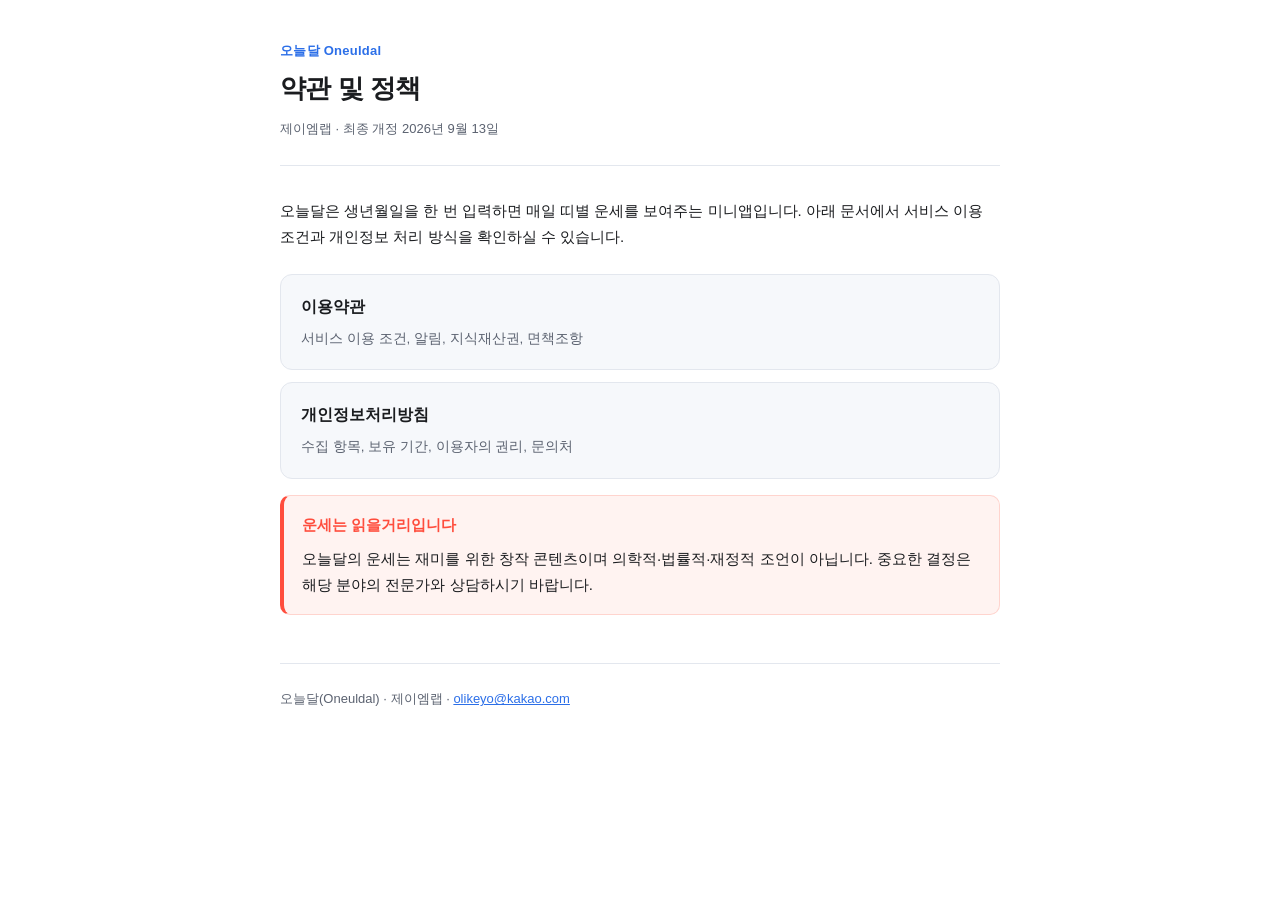
<file: index.html>
<!doctype html>
<html lang="ko">
<head>
<meta charset="utf-8">
<meta name="viewport" content="width=device-width, initial-scale=1">
<title>오늘달 약관 및 정책</title>
<meta name="description" content="오늘달(Oneuldal) 미니앱의 이용약관과 개인정보처리방침입니다.">
<link rel="stylesheet" href="./style.css">
<style>
  .doc-list { list-style: none; padding: 0; margin: 24px 0 0; }
  .doc-list li { margin-bottom: 12px; }
  .doc-list a {
    display: block;
    border: 1px solid var(--line);
    background: var(--surface);
    border-radius: 12px;
    padding: 18px 20px;
    text-decoration: none;
    color: var(--text);
  }
  .doc-list .t { font-weight: 700; font-size: 16px; display: block; margin-bottom: 4px; }
  .doc-list .d { font-size: 13.5px; color: var(--muted); }
</style>
</head>
<body>
<main>

<header>
  <p class="eyebrow">오늘달 Oneuldal</p>
  <h1>약관 및 정책</h1>
  <p class="meta"><span>제이엠랩</span><span>최종 개정 2026년 9월 13일</span></p>
</header>

<p>
  오늘달은 생년월일을 한 번 입력하면 매일 띠별 운세를 보여주는 미니앱입니다.
  아래 문서에서 서비스 이용 조건과 개인정보 처리 방식을 확인하실 수 있습니다.
</p>

<ul class="doc-list">
  <li>
    <a href="./terms.html">
      <span class="t">이용약관</span>
      <span class="d">서비스 이용 조건, 알림, 지식재산권, 면책조항</span>
    </a>
  </li>
  <li>
    <a href="./privacy.html">
      <span class="t">개인정보처리방침</span>
      <span class="d">수집 항목, 보유 기간, 이용자의 권리, 문의처</span>
    </a>
  </li>
</ul>

<div class="notice">
  <p class="notice-title">운세는 읽을거리입니다</p>
  <p>
    오늘달의 운세는 재미를 위한 창작 콘텐츠이며 의학적&middot;법률적&middot;재정적 조언이 아닙니다.
    중요한 결정은 해당 분야의 전문가와 상담하시기 바랍니다.
  </p>
</div>

<footer>
  <p>오늘달(Oneuldal) · 제이엠랩 · <a href="mailto:olikeyo@kakao.com">olikeyo@kakao.com</a></p>
</footer>

</main>
</body>
</html>
</file>
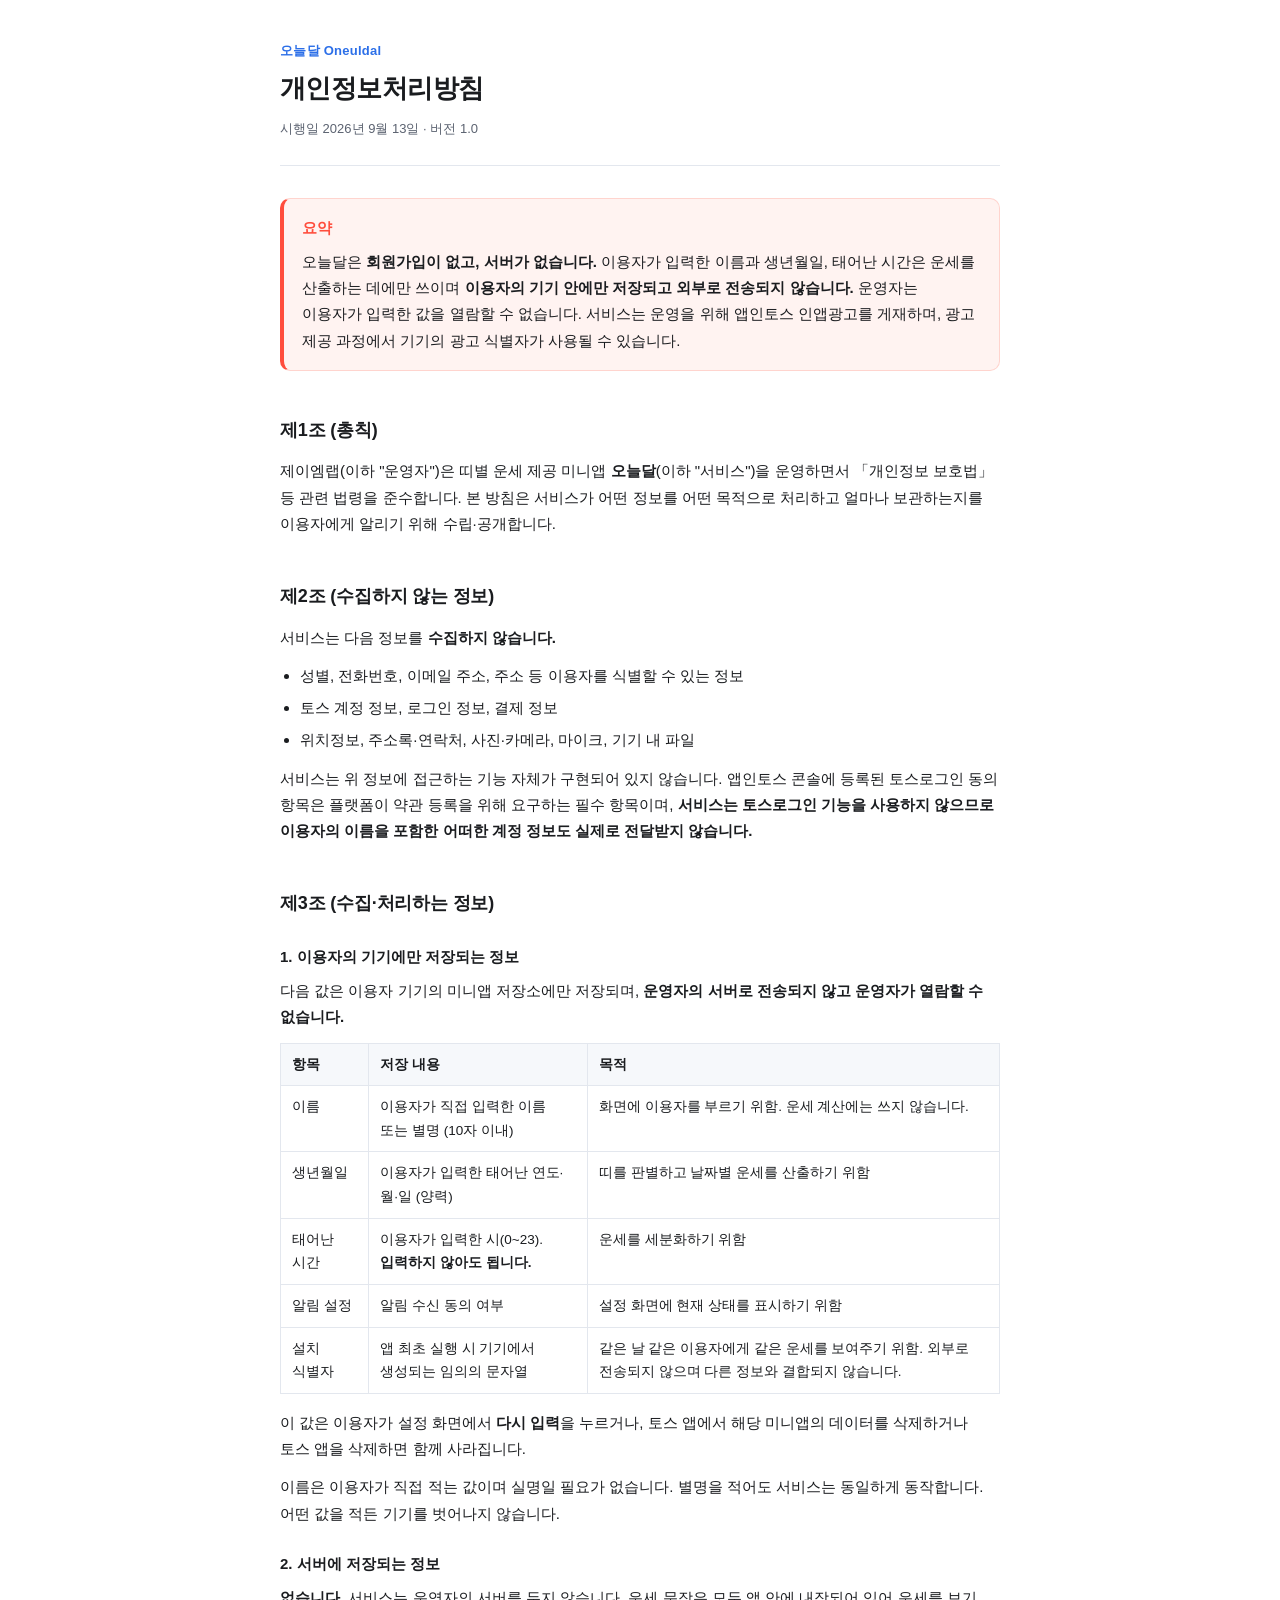
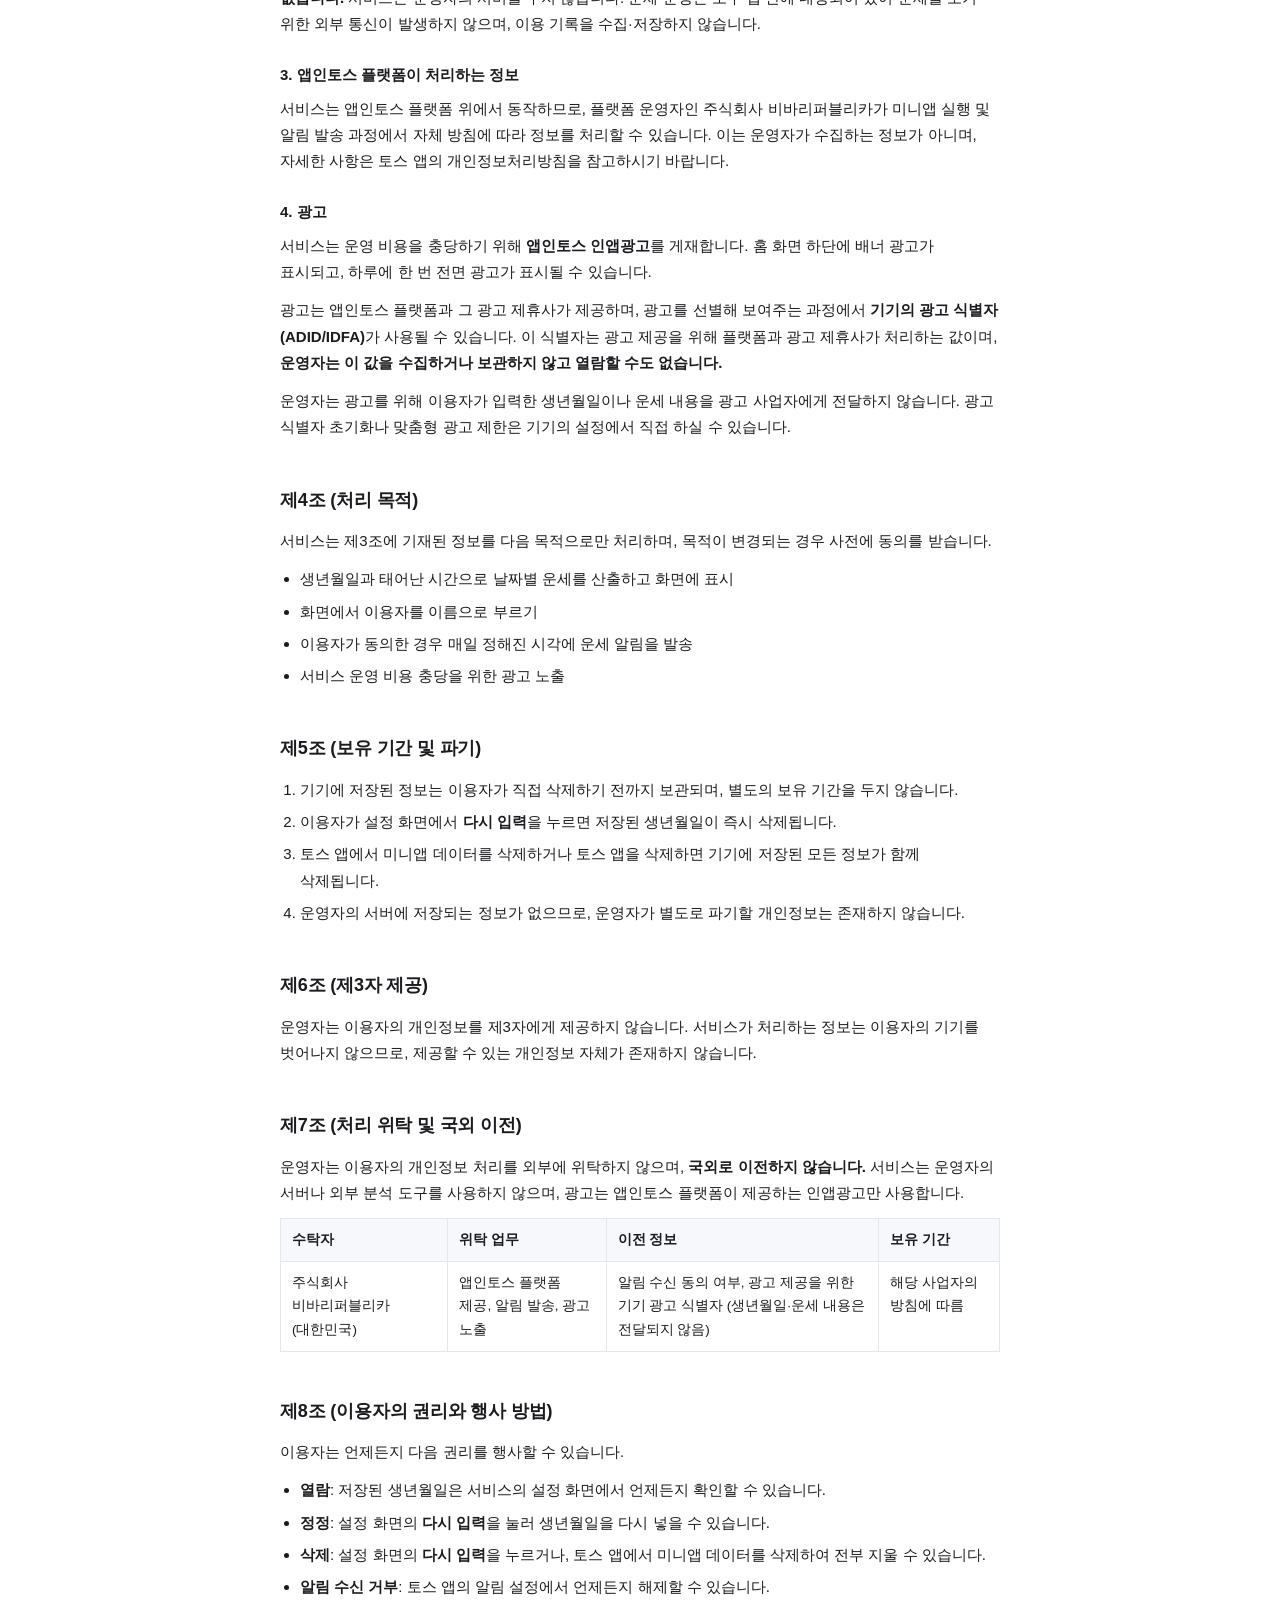
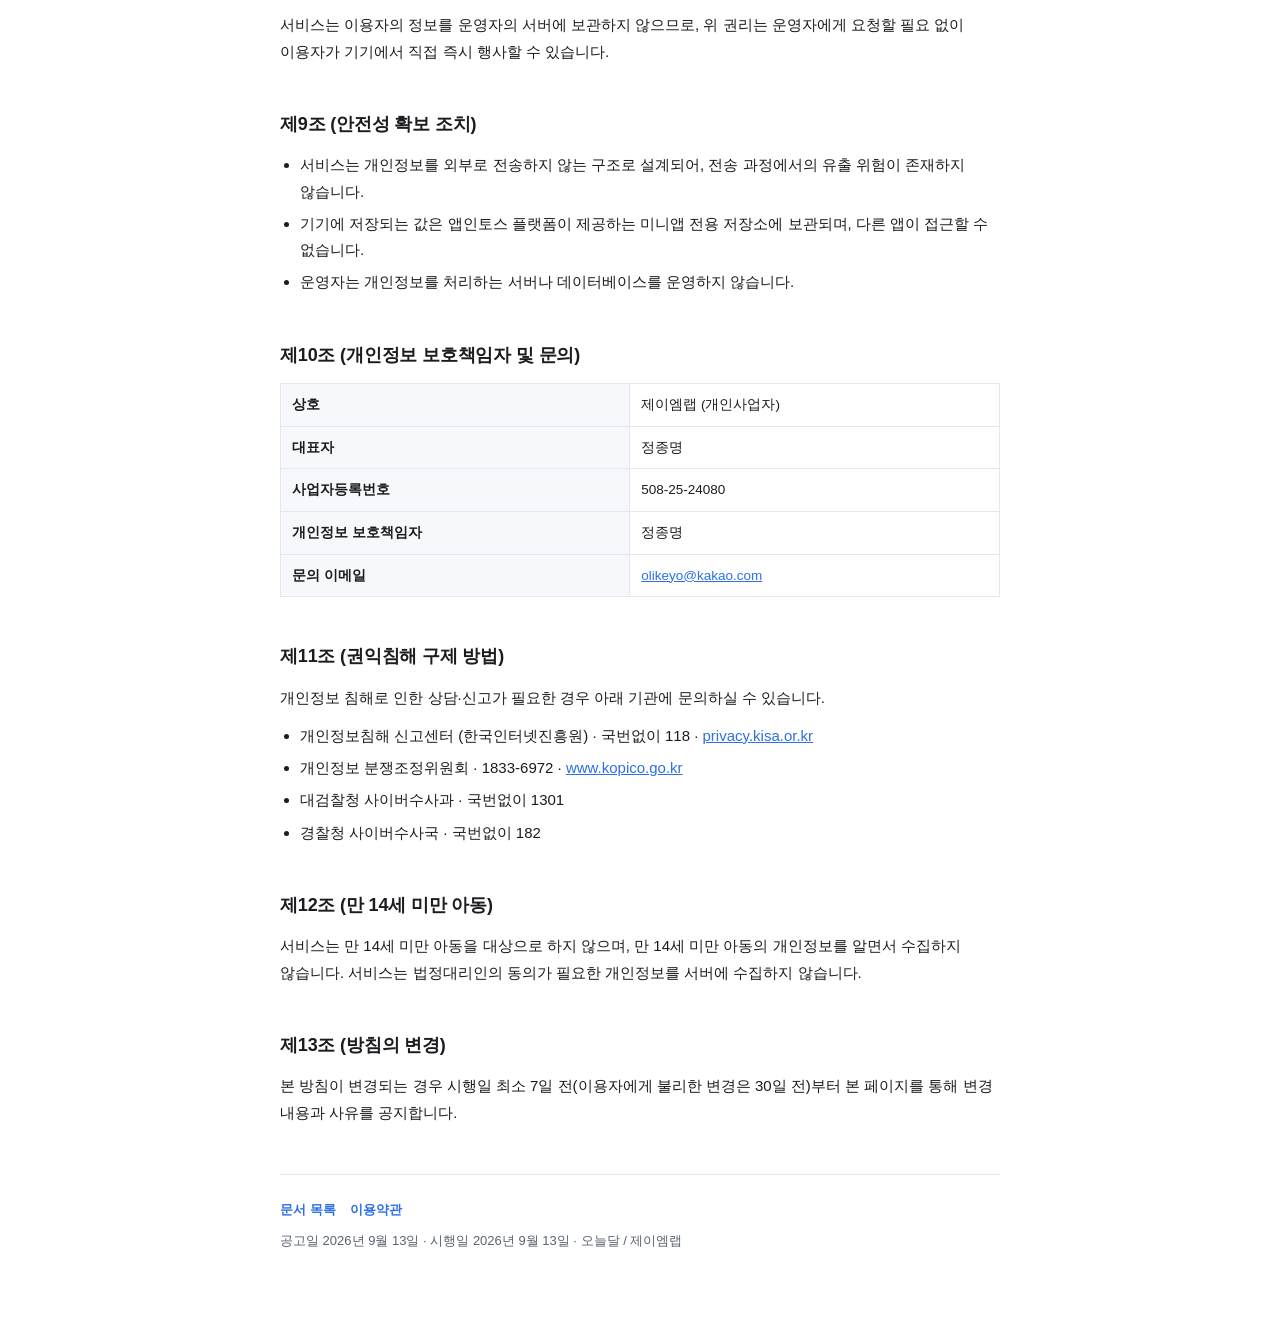
<file: privacy.html>
<!doctype html>
<html lang="ko">
<head>
<meta charset="utf-8">
<meta name="viewport" content="width=device-width, initial-scale=1">
<meta name="robots" content="index, follow">
<title>개인정보처리방침 · 오늘달</title>
<meta name="description" content="오늘달(Oneuldal) 미니앱의 개인정보처리방침입니다.">
<link rel="stylesheet" href="./style.css">
</head>
<body>
<main>

<header>
  <p class="eyebrow">오늘달 Oneuldal</p>
  <h1>개인정보처리방침</h1>
  <p class="meta"><span>시행일 2026년 9월 13일</span><span>버전 1.0</span></p>
</header>

<div class="notice">
  <p class="notice-title">요약</p>
  <p>
    오늘달은 <strong>회원가입이 없고, 서버가 없습니다.</strong> 이용자가 입력한 이름과
    생년월일, 태어난 시간은 운세를 산출하는 데에만 쓰이며
    <strong>이용자의 기기 안에만 저장되고 외부로 전송되지 않습니다.</strong>
    운영자는 이용자가 입력한 값을 열람할 수 없습니다.
    서비스는 운영을 위해 앱인토스 인앱광고를 게재하며, 광고 제공 과정에서
    기기의 광고 식별자가 사용될 수 있습니다.
  </p>
</div>

<h2>제1조 (총칙)</h2>
<p>
  제이엠랩(이하 "운영자")은 띠별 운세 제공 미니앱 <strong>오늘달</strong>(이하 "서비스")을
  운영하면서 「개인정보 보호법」 등 관련 법령을 준수합니다. 본 방침은 서비스가 어떤 정보를 어떤 목적으로
  처리하고 얼마나 보관하는지를 이용자에게 알리기 위해 수립·공개합니다.
</p>

<h2>제2조 (수집하지 않는 정보)</h2>
<p>서비스는 다음 정보를 <strong>수집하지 않습니다.</strong></p>
<ul>
  <li>성별, 전화번호, 이메일 주소, 주소 등 이용자를 식별할 수 있는 정보</li>
  <li>토스 계정 정보, 로그인 정보, 결제 정보</li>
  <li>위치정보, 주소록·연락처, 사진·카메라, 마이크, 기기 내 파일</li>
</ul>
<p>
  서비스는 위 정보에 접근하는 기능 자체가 구현되어 있지 않습니다.
  앱인토스 콘솔에 등록된 토스로그인 동의 항목은 플랫폼이 약관 등록을 위해 요구하는 필수 항목이며,
  <strong>서비스는 토스로그인 기능을 사용하지 않으므로 이용자의 이름을 포함한 어떠한 계정 정보도
  실제로 전달받지 않습니다.</strong>
</p>

<h2>제3조 (수집·처리하는 정보)</h2>

<h3>1. 이용자의 기기에만 저장되는 정보</h3>
<p>
  다음 값은 이용자 기기의 미니앱 저장소에만 저장되며,
  <strong>운영자의 서버로 전송되지 않고 운영자가 열람할 수 없습니다.</strong>
</p>
<div class="table-wrap">
<table>
  <thead>
    <tr><th>항목</th><th>저장 내용</th><th>목적</th></tr>
  </thead>
  <tbody>
    <tr>
      <td>이름</td>
      <td>이용자가 직접 입력한 이름 또는 별명 (10자 이내)</td>
      <td>화면에 이용자를 부르기 위함. 운세 계산에는 쓰지 않습니다.</td>
    </tr>
    <tr>
      <td>생년월일</td>
      <td>이용자가 입력한 태어난 연도·월·일 (양력)</td>
      <td>띠를 판별하고 날짜별 운세를 산출하기 위함</td>
    </tr>
    <tr>
      <td>태어난 시간</td>
      <td>이용자가 입력한 시(0~23). <strong>입력하지 않아도 됩니다.</strong></td>
      <td>운세를 세분화하기 위함</td>
    </tr>
    <tr>
      <td>알림 설정</td>
      <td>알림 수신 동의 여부</td>
      <td>설정 화면에 현재 상태를 표시하기 위함</td>
    </tr>
    <tr>
      <td>설치 식별자</td>
      <td>앱 최초 실행 시 기기에서 생성되는 임의의 문자열</td>
      <td>같은 날 같은 이용자에게 같은 운세를 보여주기 위함. 외부로 전송되지 않으며 다른 정보와 결합되지 않습니다.</td>
    </tr>
  </tbody>
</table>
</div>
<p>
  이 값은 이용자가 설정 화면에서 <strong>다시 입력</strong>을 누르거나, 토스 앱에서 해당 미니앱의
  데이터를 삭제하거나 토스 앱을 삭제하면 함께 사라집니다.
</p>
<div class="note">
  이름은 이용자가 직접 적는 값이며 실명일 필요가 없습니다. 별명을 적어도 서비스는 동일하게
  동작합니다. 어떤 값을 적든 기기를 벗어나지 않습니다.
</div>

<h3>2. 서버에 저장되는 정보</h3>
<p>
  <strong>없습니다.</strong> 서비스는 운영자의 서버를 두지 않습니다. 운세 문장은 모두 앱 안에
  내장되어 있어 운세를 보기 위한 외부 통신이 발생하지 않으며, 이용 기록을 수집·저장하지 않습니다.
</p>

<h3>3. 앱인토스 플랫폼이 처리하는 정보</h3>
<p>
  서비스는 앱인토스 플랫폼 위에서 동작하므로, 플랫폼 운영자인 주식회사 비바리퍼블리카가
  미니앱 실행 및 알림 발송 과정에서 자체 방침에 따라 정보를 처리할 수 있습니다. 이는 운영자가
  수집하는 정보가 아니며, 자세한 사항은 토스 앱의 개인정보처리방침을 참고하시기 바랍니다.
</p>

<h3>4. 광고</h3>
<p>
  서비스는 운영 비용을 충당하기 위해 <strong>앱인토스 인앱광고</strong>를 게재합니다.
  홈 화면 하단에 배너 광고가 표시되고, 하루에 한 번 전면 광고가 표시될 수 있습니다.
</p>
<p>
  광고는 앱인토스 플랫폼과 그 광고 제휴사가 제공하며, 광고를 선별해 보여주는 과정에서
  <strong>기기의 광고 식별자(ADID/IDFA)</strong>가 사용될 수 있습니다. 이 식별자는 광고
  제공을 위해 플랫폼과 광고 제휴사가 처리하는 값이며, <strong>운영자는 이 값을 수집하거나
  보관하지 않고 열람할 수도 없습니다.</strong>
</p>
<p>
  운영자는 광고를 위해 이용자가 입력한 생년월일이나 운세 내용을 광고 사업자에게
  전달하지 않습니다. 광고 식별자 초기화나 맞춤형 광고 제한은 기기의 설정에서
  직접 하실 수 있습니다.
</p>

<h2>제4조 (처리 목적)</h2>
<p>서비스는 제3조에 기재된 정보를 다음 목적으로만 처리하며, 목적이 변경되는 경우 사전에 동의를 받습니다.</p>
<ul>
  <li>생년월일과 태어난 시간으로 날짜별 운세를 산출하고 화면에 표시</li>
  <li>화면에서 이용자를 이름으로 부르기</li>
  <li>이용자가 동의한 경우 매일 정해진 시각에 운세 알림을 발송</li>
  <li>서비스 운영 비용 충당을 위한 광고 노출</li>
</ul>

<h2>제5조 (보유 기간 및 파기)</h2>
<ol>
  <li>기기에 저장된 정보는 이용자가 직접 삭제하기 전까지 보관되며, 별도의 보유 기간을 두지 않습니다.</li>
  <li>이용자가 설정 화면에서 <strong>다시 입력</strong>을 누르면 저장된 생년월일이 즉시 삭제됩니다.</li>
  <li>토스 앱에서 미니앱 데이터를 삭제하거나 토스 앱을 삭제하면 기기에 저장된 모든 정보가 함께 삭제됩니다.</li>
  <li>운영자의 서버에 저장되는 정보가 없으므로, 운영자가 별도로 파기할 개인정보는 존재하지 않습니다.</li>
</ol>

<h2>제6조 (제3자 제공)</h2>
<p>
  운영자는 이용자의 개인정보를 제3자에게 제공하지 않습니다. 서비스가 처리하는 정보는 이용자의
  기기를 벗어나지 않으므로, 제공할 수 있는 개인정보 자체가 존재하지 않습니다.
</p>

<h2>제7조 (처리 위탁 및 국외 이전)</h2>
<p>
  운영자는 이용자의 개인정보 처리를 외부에 위탁하지 않으며, <strong>국외로 이전하지 않습니다.</strong>
  서비스는 운영자의 서버나 외부 분석 도구를 사용하지 않으며, 광고는 앱인토스 플랫폼이
  제공하는 인앱광고만 사용합니다.
</p>
<div class="table-wrap">
<table>
  <thead>
    <tr><th>수탁자</th><th>위탁 업무</th><th>이전 정보</th><th>보유 기간</th></tr>
  </thead>
  <tbody>
    <tr>
      <td>주식회사 비바리퍼블리카 (대한민국)</td>
      <td>앱인토스 플랫폼 제공, 알림 발송, 광고 노출</td>
      <td>알림 수신 동의 여부, 광고 제공을 위한 기기 광고 식별자 (생년월일·운세 내용은 전달되지 않음)</td>
      <td>해당 사업자의 방침에 따름</td>
    </tr>
  </tbody>
</table>
</div>

<h2>제8조 (이용자의 권리와 행사 방법)</h2>
<p>이용자는 언제든지 다음 권리를 행사할 수 있습니다.</p>
<ul>
  <li><strong>열람</strong>: 저장된 생년월일은 서비스의 설정 화면에서 언제든지 확인할 수 있습니다.</li>
  <li><strong>정정</strong>: 설정 화면의 <strong>다시 입력</strong>을 눌러 생년월일을 다시 넣을 수 있습니다.</li>
  <li><strong>삭제</strong>: 설정 화면의 <strong>다시 입력</strong>을 누르거나, 토스 앱에서 미니앱 데이터를 삭제하여 전부 지울 수 있습니다.</li>
  <li><strong>알림 수신 거부</strong>: 토스 앱의 알림 설정에서 언제든지 해제할 수 있습니다.</li>
</ul>
<p>
  서비스는 이용자의 정보를 운영자의 서버에 보관하지 않으므로, 위 권리는 운영자에게 요청할 필요 없이
  이용자가 기기에서 직접 즉시 행사할 수 있습니다.
</p>

<h2>제9조 (안전성 확보 조치)</h2>
<ul>
  <li>서비스는 개인정보를 외부로 전송하지 않는 구조로 설계되어, 전송 과정에서의 유출 위험이 존재하지 않습니다.</li>
  <li>기기에 저장되는 값은 앱인토스 플랫폼이 제공하는 미니앱 전용 저장소에 보관되며, 다른 앱이 접근할 수 없습니다.</li>
  <li>운영자는 개인정보를 처리하는 서버나 데이터베이스를 운영하지 않습니다.</li>
</ul>

<h2>제10조 (개인정보 보호책임자 및 문의)</h2>
<div class="table-wrap">
<table>
  <tbody>
    <tr><th>상호</th><td>제이엠랩 (개인사업자)</td></tr>
    <tr><th>대표자</th><td>정종명</td></tr>
    <tr><th>사업자등록번호</th><td>508-25-24080</td></tr>
    <tr><th>개인정보 보호책임자</th><td>정종명</td></tr>
    <tr><th>문의 이메일</th><td><a href="mailto:olikeyo@kakao.com">olikeyo@kakao.com</a></td></tr>
  </tbody>
</table>
</div>

<h2>제11조 (권익침해 구제 방법)</h2>
<p>
  개인정보 침해로 인한 상담·신고가 필요한 경우 아래 기관에 문의하실 수 있습니다.
</p>
<ul>
  <li>개인정보침해 신고센터 (한국인터넷진흥원) · 국번없이 118 · <a href="https://privacy.kisa.or.kr" target="_blank" rel="noopener noreferrer">privacy.kisa.or.kr</a></li>
  <li>개인정보 분쟁조정위원회 · 1833-6972 · <a href="https://www.kopico.go.kr" target="_blank" rel="noopener noreferrer">www.kopico.go.kr</a></li>
  <li>대검찰청 사이버수사과 · 국번없이 1301</li>
  <li>경찰청 사이버수사국 · 국번없이 182</li>
</ul>

<h2>제12조 (만 14세 미만 아동)</h2>
<p>
  서비스는 만 14세 미만 아동을 대상으로 하지 않으며, 만 14세 미만 아동의 개인정보를 알면서
  수집하지 않습니다. 서비스는 법정대리인의 동의가 필요한 개인정보를 서버에 수집하지 않습니다.
</p>

<h2>제13조 (방침의 변경)</h2>
<p>
  본 방침이 변경되는 경우 시행일 최소 7일 전(이용자에게 불리한 변경은 30일 전)부터
  본 페이지를 통해 변경 내용과 사유를 공지합니다.
</p>

<footer>
  <p class="nav"><a href="./index.html">문서 목록</a><a href="./terms.html">이용약관</a></p>
  <p>공고일 2026년 9월 13일 · 시행일 2026년 9월 13일 · 오늘달 / 제이엠랩</p>
</footer>

</main>
</body>
</html>
</file>
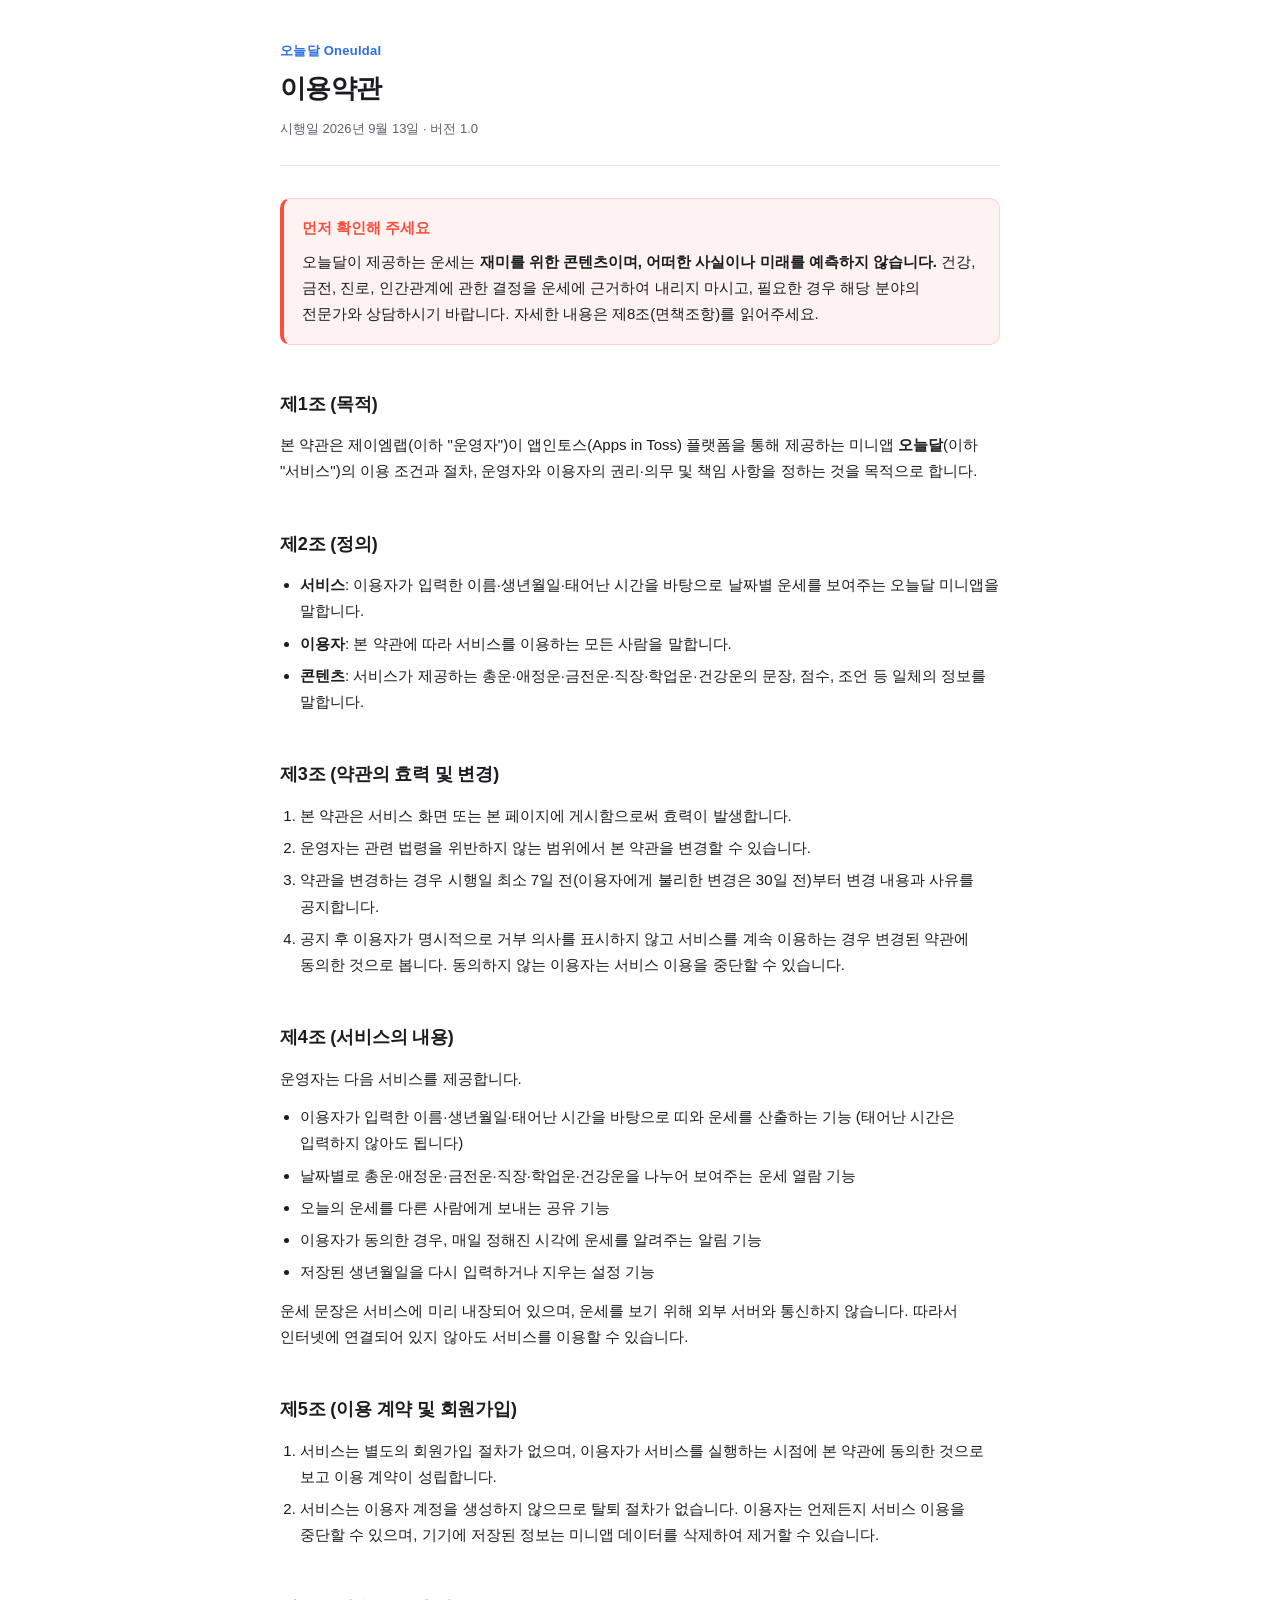
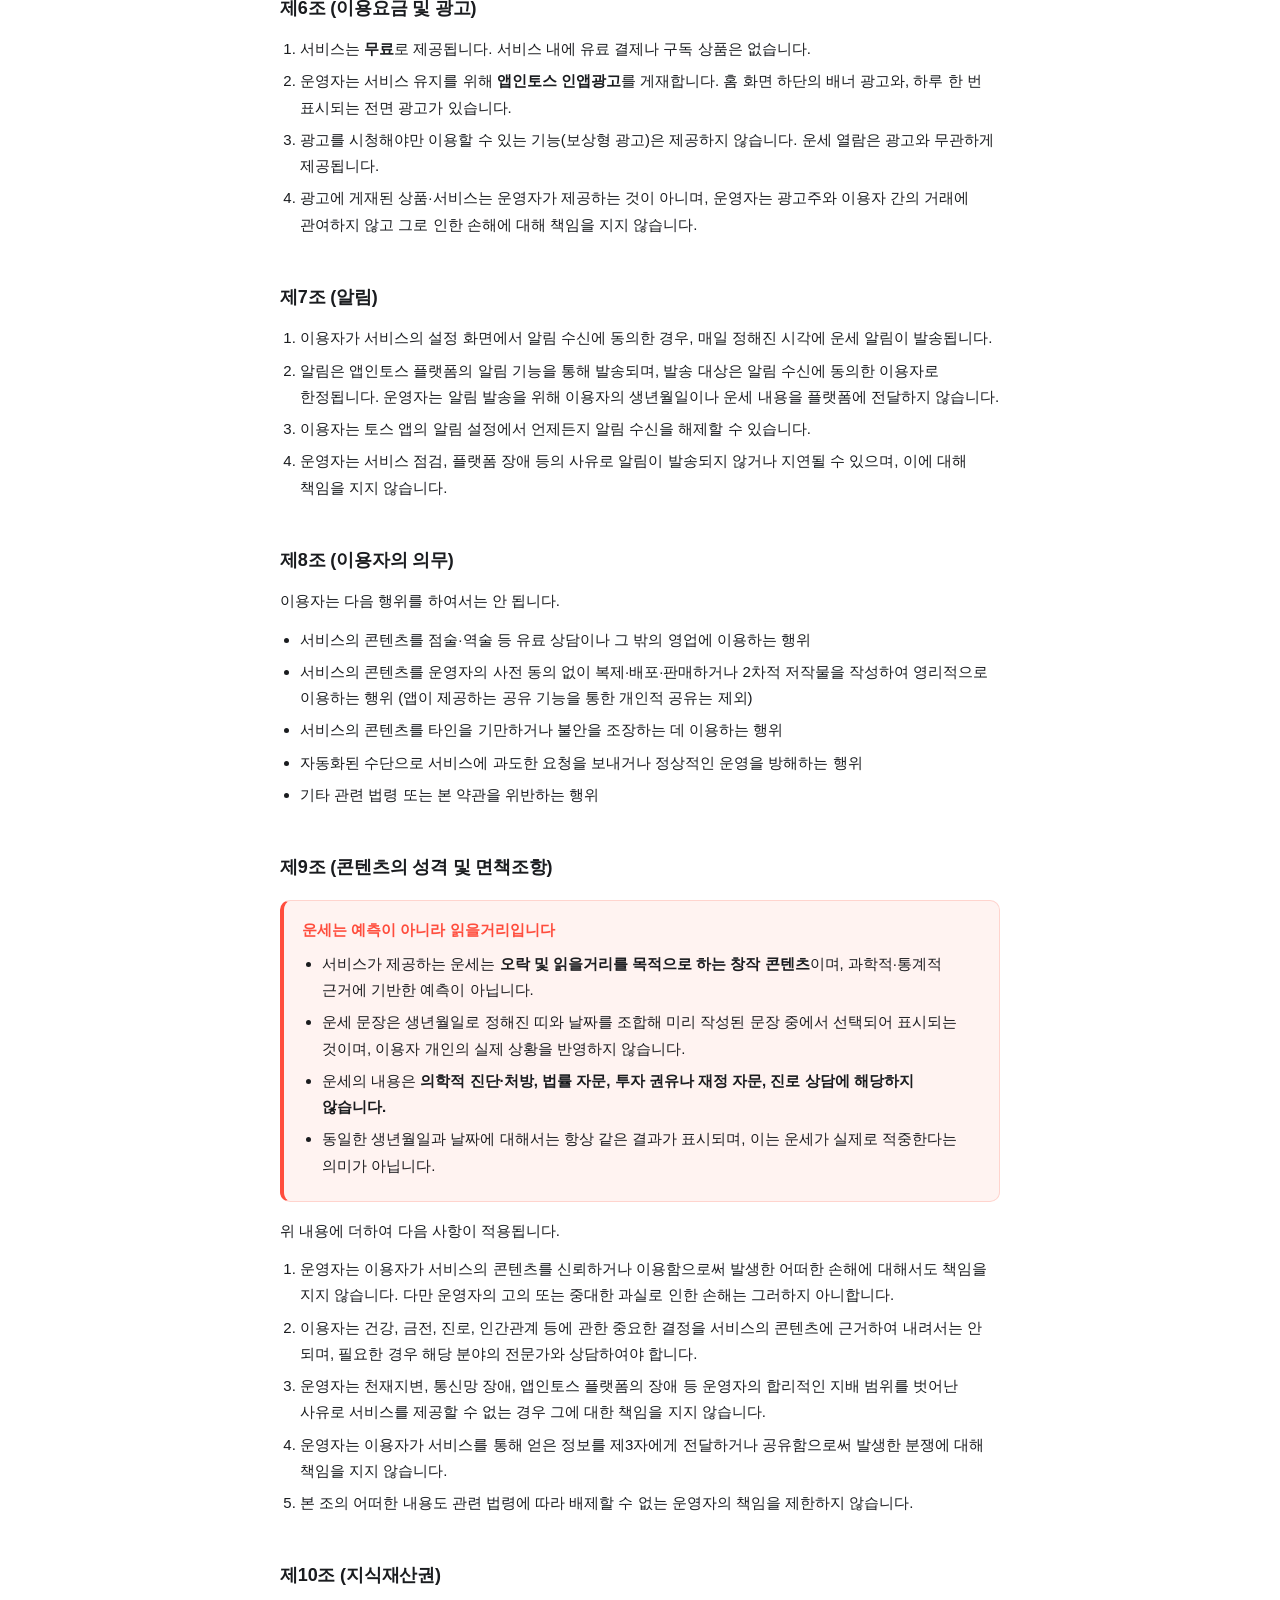
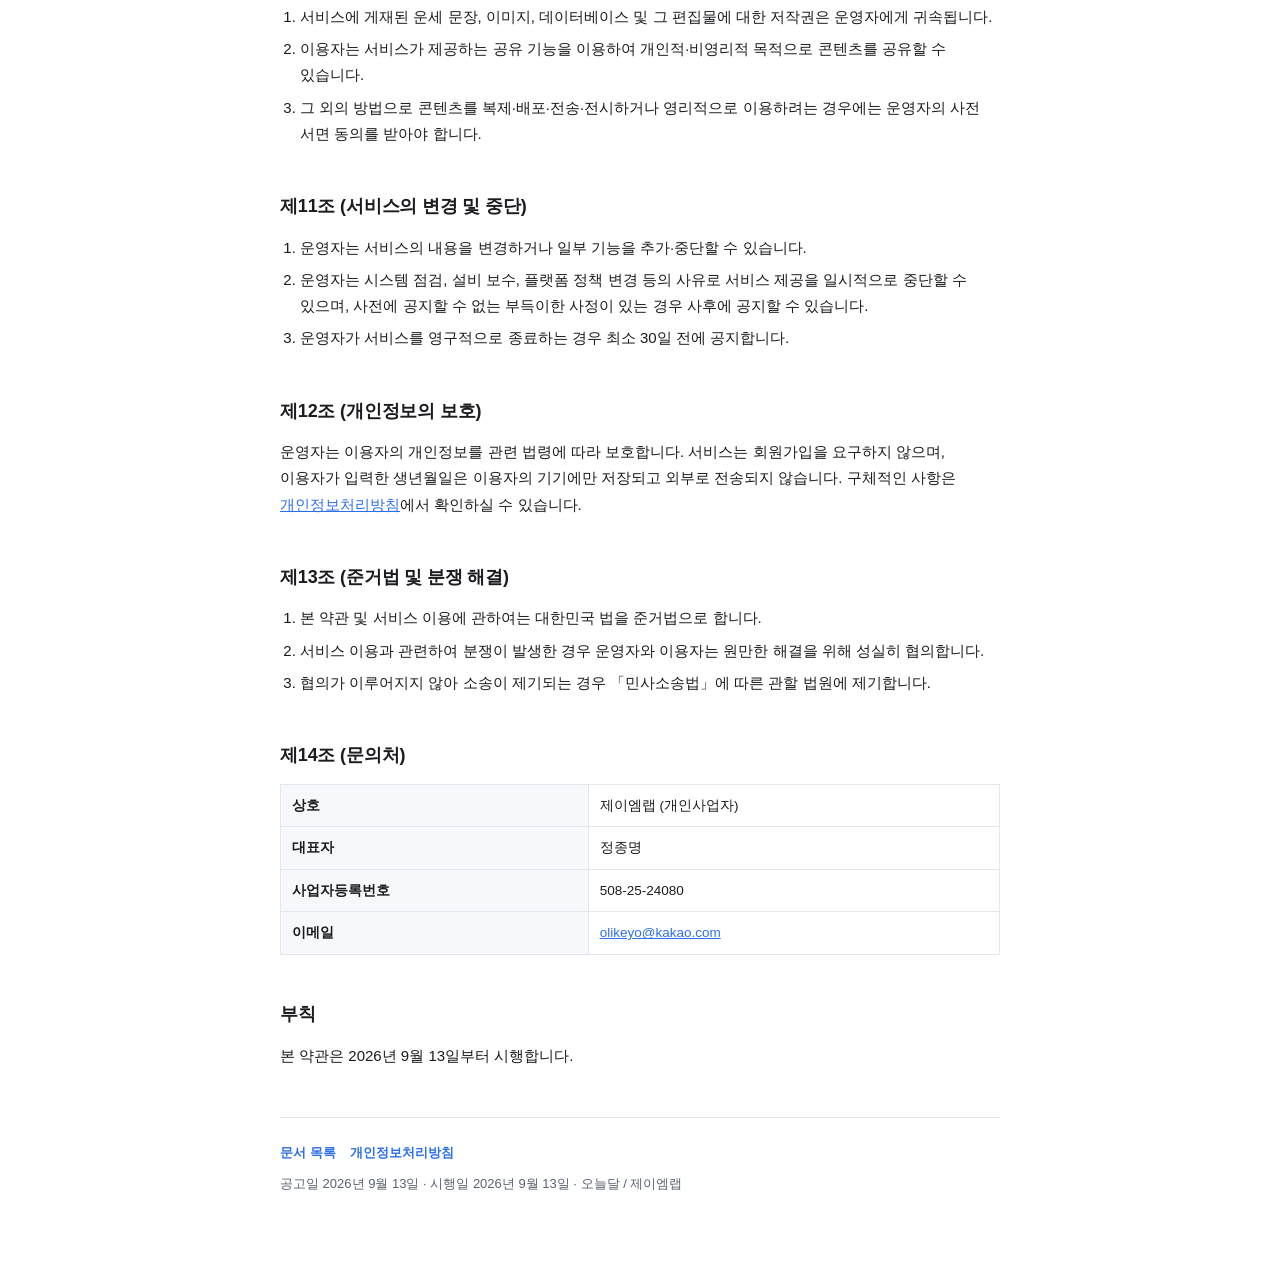
<file: terms.html>
<!doctype html>
<html lang="ko">
<head>
<meta charset="utf-8">
<meta name="viewport" content="width=device-width, initial-scale=1">
<meta name="robots" content="index, follow">
<title>이용약관 · 오늘달</title>
<meta name="description" content="오늘달(Oneuldal) 미니앱의 이용약관입니다.">
<link rel="stylesheet" href="./style.css">
</head>
<body>
<main>

<header>
  <p class="eyebrow">오늘달 Oneuldal</p>
  <h1>이용약관</h1>
  <p class="meta"><span>시행일 2026년 9월 13일</span><span>버전 1.0</span></p>
</header>

<div class="notice">
  <p class="notice-title">먼저 확인해 주세요</p>
  <p>
    오늘달이 제공하는 운세는 <strong>재미를 위한 콘텐츠이며, 어떠한 사실이나 미래를 예측하지 않습니다.</strong>
    건강, 금전, 진로, 인간관계에 관한 결정을 운세에 근거하여 내리지 마시고,
    필요한 경우 해당 분야의 전문가와 상담하시기 바랍니다. 자세한 내용은 제8조(면책조항)를 읽어주세요.
  </p>
</div>

<h2>제1조 (목적)</h2>
<p>
  본 약관은 제이엠랩(이하 "운영자")이 앱인토스(Apps in Toss) 플랫폼을 통해 제공하는
  미니앱 <strong>오늘달</strong>(이하 "서비스")의 이용 조건과 절차, 운영자와 이용자의
  권리·의무 및 책임 사항을 정하는 것을 목적으로 합니다.
</p>

<h2>제2조 (정의)</h2>
<ul>
  <li><strong>서비스</strong>: 이용자가 입력한 이름·생년월일·태어난 시간을 바탕으로 날짜별 운세를 보여주는 오늘달 미니앱을 말합니다.</li>
  <li><strong>이용자</strong>: 본 약관에 따라 서비스를 이용하는 모든 사람을 말합니다.</li>
  <li><strong>콘텐츠</strong>: 서비스가 제공하는 총운·애정운·금전운·직장&middot;학업운·건강운의 문장, 점수, 조언 등 일체의 정보를 말합니다.</li>
</ul>

<h2>제3조 (약관의 효력 및 변경)</h2>
<ol>
  <li>본 약관은 서비스 화면 또는 본 페이지에 게시함으로써 효력이 발생합니다.</li>
  <li>운영자는 관련 법령을 위반하지 않는 범위에서 본 약관을 변경할 수 있습니다.</li>
  <li>약관을 변경하는 경우 시행일 최소 7일 전(이용자에게 불리한 변경은 30일 전)부터 변경 내용과 사유를 공지합니다.</li>
  <li>공지 후 이용자가 명시적으로 거부 의사를 표시하지 않고 서비스를 계속 이용하는 경우 변경된 약관에 동의한 것으로 봅니다. 동의하지 않는 이용자는 서비스 이용을 중단할 수 있습니다.</li>
</ol>

<h2>제4조 (서비스의 내용)</h2>
<p>운영자는 다음 서비스를 제공합니다.</p>
<ul>
  <li>이용자가 입력한 이름·생년월일·태어난 시간을 바탕으로 띠와 운세를 산출하는 기능 (태어난 시간은 입력하지 않아도 됩니다)</li>
  <li>날짜별로 총운·애정운·금전운·직장&middot;학업운·건강운을 나누어 보여주는 운세 열람 기능</li>
  <li>오늘의 운세를 다른 사람에게 보내는 공유 기능</li>
  <li>이용자가 동의한 경우, 매일 정해진 시각에 운세를 알려주는 알림 기능</li>
  <li>저장된 생년월일을 다시 입력하거나 지우는 설정 기능</li>
</ul>
<p>
  운세 문장은 서비스에 미리 내장되어 있으며, 운세를 보기 위해 외부 서버와 통신하지 않습니다.
  따라서 인터넷에 연결되어 있지 않아도 서비스를 이용할 수 있습니다.
</p>

<h2>제5조 (이용 계약 및 회원가입)</h2>
<ol>
  <li>서비스는 별도의 회원가입 절차가 없으며, 이용자가 서비스를 실행하는 시점에 본 약관에 동의한 것으로 보고 이용 계약이 성립합니다.</li>
  <li>서비스는 이용자 계정을 생성하지 않으므로 탈퇴 절차가 없습니다. 이용자는 언제든지 서비스 이용을 중단할 수 있으며, 기기에 저장된 정보는 미니앱 데이터를 삭제하여 제거할 수 있습니다.</li>
</ol>

<h2>제6조 (이용요금 및 광고)</h2>
<ol>
  <li>서비스는 <strong>무료</strong>로 제공됩니다. 서비스 내에 유료 결제나 구독 상품은 없습니다.</li>
  <li>운영자는 서비스 유지를 위해 <strong>앱인토스 인앱광고</strong>를 게재합니다. 홈 화면 하단의 배너 광고와, 하루 한 번 표시되는 전면 광고가 있습니다.</li>
  <li>광고를 시청해야만 이용할 수 있는 기능(보상형 광고)은 제공하지 않습니다. 운세 열람은 광고와 무관하게 제공됩니다.</li>
  <li>광고에 게재된 상품·서비스는 운영자가 제공하는 것이 아니며, 운영자는 광고주와 이용자 간의 거래에 관여하지 않고 그로 인한 손해에 대해 책임을 지지 않습니다.</li>
</ol>

<h2>제7조 (알림)</h2>
<ol>
  <li>이용자가 서비스의 설정 화면에서 알림 수신에 동의한 경우, 매일 정해진 시각에 운세 알림이 발송됩니다.</li>
  <li>알림은 앱인토스 플랫폼의 알림 기능을 통해 발송되며, 발송 대상은 알림 수신에 동의한 이용자로 한정됩니다. 운영자는 알림 발송을 위해 이용자의 생년월일이나 운세 내용을 플랫폼에 전달하지 않습니다.</li>
  <li>이용자는 토스 앱의 알림 설정에서 언제든지 알림 수신을 해제할 수 있습니다.</li>
  <li>운영자는 서비스 점검, 플랫폼 장애 등의 사유로 알림이 발송되지 않거나 지연될 수 있으며, 이에 대해 책임을 지지 않습니다.</li>
</ol>

<h2>제8조 (이용자의 의무)</h2>
<p>이용자는 다음 행위를 하여서는 안 됩니다.</p>
<ul>
  <li>서비스의 콘텐츠를 점술·역술 등 유료 상담이나 그 밖의 영업에 이용하는 행위</li>
  <li>서비스의 콘텐츠를 운영자의 사전 동의 없이 복제·배포·판매하거나 2차적 저작물을 작성하여 영리적으로 이용하는 행위 (앱이 제공하는 공유 기능을 통한 개인적 공유는 제외)</li>
  <li>서비스의 콘텐츠를 타인을 기만하거나 불안을 조장하는 데 이용하는 행위</li>
  <li>자동화된 수단으로 서비스에 과도한 요청을 보내거나 정상적인 운영을 방해하는 행위</li>
  <li>기타 관련 법령 또는 본 약관을 위반하는 행위</li>
</ul>

<h2>제9조 (콘텐츠의 성격 및 면책조항)</h2>

<div class="notice">
  <p class="notice-title">운세는 예측이 아니라 읽을거리입니다</p>
  <ul>
    <li>서비스가 제공하는 운세는 <strong>오락 및 읽을거리를 목적으로 하는 창작 콘텐츠</strong>이며, 과학적·통계적 근거에 기반한 예측이 아닙니다.</li>
    <li>운세 문장은 생년월일로 정해진 띠와 날짜를 조합해 미리 작성된 문장 중에서 선택되어 표시되는 것이며, 이용자 개인의 실제 상황을 반영하지 않습니다.</li>
    <li>운세의 내용은 <strong>의학적 진단·처방, 법률 자문, 투자 권유나 재정 자문, 진로 상담에 해당하지 않습니다.</strong></li>
    <li>동일한 생년월일과 날짜에 대해서는 항상 같은 결과가 표시되며, 이는 운세가 실제로 적중한다는 의미가 아닙니다.</li>
  </ul>
</div>

<p>위 내용에 더하여 다음 사항이 적용됩니다.</p>
<ol>
  <li>운영자는 이용자가 서비스의 콘텐츠를 신뢰하거나 이용함으로써 발생한 어떠한 손해에 대해서도 책임을 지지 않습니다. 다만 운영자의 고의 또는 중대한 과실로 인한 손해는 그러하지 아니합니다.</li>
  <li>이용자는 건강, 금전, 진로, 인간관계 등에 관한 중요한 결정을 서비스의 콘텐츠에 근거하여 내려서는 안 되며, 필요한 경우 해당 분야의 전문가와 상담하여야 합니다.</li>
  <li>운영자는 천재지변, 통신망 장애, 앱인토스 플랫폼의 장애 등 운영자의 합리적인 지배 범위를 벗어난 사유로 서비스를 제공할 수 없는 경우 그에 대한 책임을 지지 않습니다.</li>
  <li>운영자는 이용자가 서비스를 통해 얻은 정보를 제3자에게 전달하거나 공유함으로써 발생한 분쟁에 대해 책임을 지지 않습니다.</li>
  <li>본 조의 어떠한 내용도 관련 법령에 따라 배제할 수 없는 운영자의 책임을 제한하지 않습니다.</li>
</ol>

<h2>제10조 (지식재산권)</h2>
<ol>
  <li>서비스에 게재된 운세 문장, 이미지, 데이터베이스 및 그 편집물에 대한 저작권은 운영자에게 귀속됩니다.</li>
  <li>이용자는 서비스가 제공하는 공유 기능을 이용하여 개인적&middot;비영리적 목적으로 콘텐츠를 공유할 수 있습니다.</li>
  <li>그 외의 방법으로 콘텐츠를 복제·배포·전송·전시하거나 영리적으로 이용하려는 경우에는 운영자의 사전 서면 동의를 받아야 합니다.</li>
</ol>

<h2>제11조 (서비스의 변경 및 중단)</h2>
<ol>
  <li>운영자는 서비스의 내용을 변경하거나 일부 기능을 추가·중단할 수 있습니다.</li>
  <li>운영자는 시스템 점검, 설비 보수, 플랫폼 정책 변경 등의 사유로 서비스 제공을 일시적으로 중단할 수 있으며, 사전에 공지할 수 없는 부득이한 사정이 있는 경우 사후에 공지할 수 있습니다.</li>
  <li>운영자가 서비스를 영구적으로 종료하는 경우 최소 30일 전에 공지합니다.</li>
</ol>

<h2>제12조 (개인정보의 보호)</h2>
<p>
  운영자는 이용자의 개인정보를 관련 법령에 따라 보호합니다. 서비스는 회원가입을 요구하지 않으며,
  이용자가 입력한 생년월일은 이용자의 기기에만 저장되고 외부로 전송되지 않습니다. 구체적인 사항은
  <a href="./privacy.html">개인정보처리방침</a>에서 확인하실 수 있습니다.
</p>

<h2>제13조 (준거법 및 분쟁 해결)</h2>
<ol>
  <li>본 약관 및 서비스 이용에 관하여는 대한민국 법을 준거법으로 합니다.</li>
  <li>서비스 이용과 관련하여 분쟁이 발생한 경우 운영자와 이용자는 원만한 해결을 위해 성실히 협의합니다.</li>
  <li>협의가 이루어지지 않아 소송이 제기되는 경우 「민사소송법」에 따른 관할 법원에 제기합니다.</li>
</ol>

<h2>제14조 (문의처)</h2>
<div class="table-wrap">
<table>
  <tbody>
    <tr><th>상호</th><td>제이엠랩 (개인사업자)</td></tr>
    <tr><th>대표자</th><td>정종명</td></tr>
    <tr><th>사업자등록번호</th><td>508-25-24080</td></tr>
    <tr><th>이메일</th><td><a href="mailto:olikeyo@kakao.com">olikeyo@kakao.com</a></td></tr>
  </tbody>
</table>
</div>

<h2>부칙</h2>
<p>본 약관은 2026년 9월 13일부터 시행합니다.</p>

<footer>
  <p class="nav"><a href="./index.html">문서 목록</a><a href="./privacy.html">개인정보처리방침</a></p>
  <p>공고일 2026년 9월 13일 · 시행일 2026년 9월 13일 · 오늘달 / 제이엠랩</p>
</footer>

</main>
</body>
</html>
</file>
<file: style.css>
/* 섞지마 약관 페이지 공통 스타일 */
:root {
  --bg: #ffffff;
  --surface: #f6f8fb;
  --text: #1a1c1f;
  --muted: #5b6270;
  --line: #e3e7ee;
  --brand: #2c6fe8;
  --danger: #ff4d3d;
  --danger-bg: #fff3f1;
  --danger-line: #ffd4ce;
}

@media (prefers-color-scheme: dark) {
  :root {
    --bg: #16181c;
    --surface: #1e2126;
    --text: #eceef2;
    --muted: #9aa2b1;
    --line: #2c3039;
    --brand: #6fa0f5;
    --danger: #ff7b6d;
    --danger-bg: #2a1c1a;
    --danger-line: #4a2c27;
  }
}

* { box-sizing: border-box; }

body {
  margin: 0;
  padding: 0 20px 80px;
  background: var(--bg);
  color: var(--text);
  font-family: -apple-system, BlinkMacSystemFont, "Apple SD Gothic Neo",
    "Pretendard", "Noto Sans KR", "Malgun Gothic", sans-serif;
  font-size: 15px;
  line-height: 1.75;
  word-break: keep-all;
  overflow-wrap: break-word;
  -webkit-text-size-adjust: 100%;
}

main { max-width: 720px; margin: 0 auto; }

header {
  padding: 40px 0 24px;
  border-bottom: 1px solid var(--line);
  margin-bottom: 32px;
}

.eyebrow {
  font-size: 13px;
  font-weight: 700;
  color: var(--brand);
  letter-spacing: 0.02em;
  margin: 0 0 8px;
}

h1 { font-size: 26px; line-height: 1.35; margin: 0 0 12px; letter-spacing: -0.02em; }

.meta { font-size: 13px; color: var(--muted); margin: 0; }
.meta span + span::before { content: " · "; }

h2 {
  font-size: 18px;
  margin: 40px 0 12px;
  padding-top: 4px;
  letter-spacing: -0.01em;
}

h3 { font-size: 15px; margin: 24px 0 8px; color: var(--text); }

p { margin: 0 0 12px; }

ul, ol { margin: 0 0 12px; padding-left: 20px; }
li { margin-bottom: 6px; }

strong { font-weight: 700; }

code {
  font-family: ui-monospace, SFMono-Regular, Menlo, Consolas, monospace;
  font-size: 0.88em;
  background: var(--surface);
  border: 1px solid var(--line);
  border-radius: 4px;
  padding: 1px 5px;
}

.lead {
  background: var(--surface);
  border: 1px solid var(--line);
  border-radius: 12px;
  padding: 16px 18px;
  margin: 0 0 8px;
  font-size: 14.5px;
}

.notice {
  background: var(--danger-bg);
  border: 1px solid var(--danger-line);
  border-left: 4px solid var(--danger);
  border-radius: 10px;
  padding: 16px 18px;
  margin: 16px 0;
}

.notice p:last-child, .notice ul:last-child { margin-bottom: 0; }

.notice-title {
  font-weight: 700;
  color: var(--danger);
  margin: 0 0 8px;
  font-size: 15px;
}

.emergency {
  display: block;
  text-align: center;
  background: var(--danger);
  color: #fff;
  font-size: 20px;
  font-weight: 800;
  text-decoration: none;
  border-radius: 12px;
  padding: 16px;
  margin: 16px 0 8px;
  letter-spacing: 0.01em;
}

.table-wrap { overflow-x: auto; margin: 0 0 16px; }

table {
  border-collapse: collapse;
  width: 100%;
  min-width: 480px;
  font-size: 13.5px;
}

th, td {
  border: 1px solid var(--line);
  padding: 9px 11px;
  text-align: left;
  vertical-align: top;
}

th { background: var(--surface); font-weight: 700; white-space: nowrap; }

.fill {
  background: #fff6cc;
  color: #6b4e00;
  border-radius: 4px;
  padding: 0 4px;
  font-weight: 600;
}

@media (prefers-color-scheme: dark) {
  .fill { background: #4a3d0f; color: #ffe27a; }
}

a { color: var(--brand); }

footer {
  margin-top: 48px;
  padding-top: 24px;
  border-top: 1px solid var(--line);
  font-size: 13px;
  color: var(--muted);
}

.nav { margin-bottom: 8px; }
.nav a { margin-right: 14px; font-weight: 600; text-decoration: none; }
</file>
